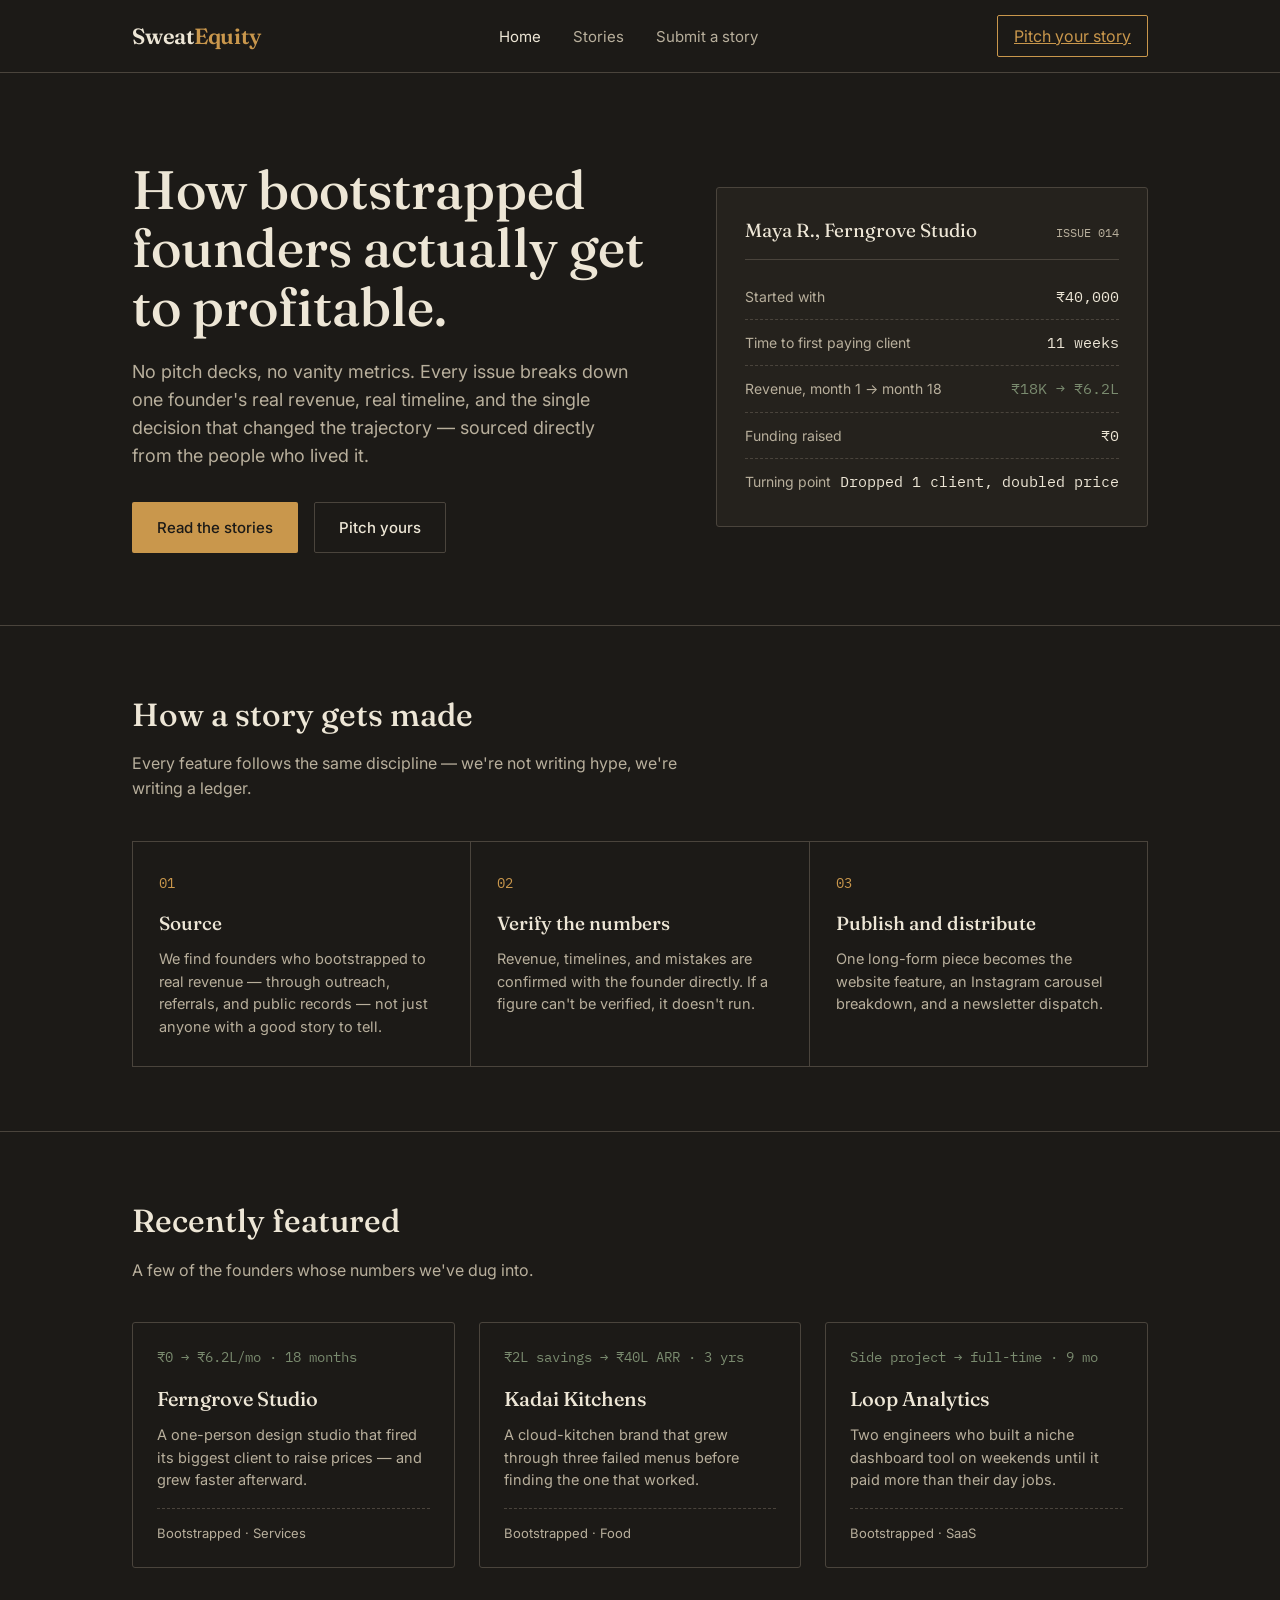
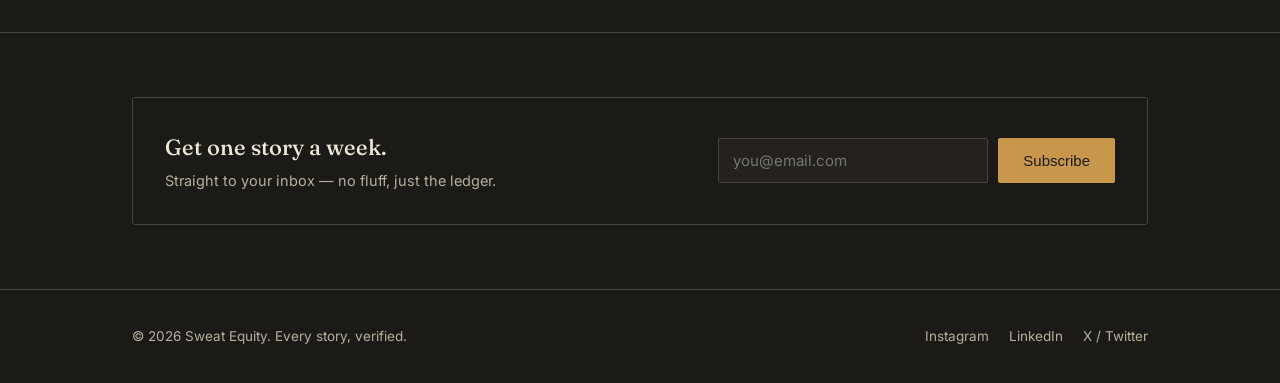
<file: index.html>
<!DOCTYPE html>
<html lang="en">
<head>
<meta charset="UTF-8">
<meta name="viewport" content="width=device-width, initial-scale=1.0">

<title>Sweat Equity — Real stories of bootstrapped founders</title>

<meta name="description" content="Deep-dive breakdowns of how bootstrapped founders actually got to profitable — the numbers, the timeline, the decision that mattered.">

<link rel="stylesheet" href="style.css">

<!-- Google Analytics (GA4) -->
<script async src="https://www.googletagmanager.com/gtag/js?id=G-8ZD1N58EQK"></script>
<script>
  window.dataLayer = window.dataLayer || [];

  function gtag() {
    dataLayer.push(arguments);
  }

  gtag('js', new Date());

  gtag('config', 'G-8ZD1N58EQK');
</script>

</head>

<body>

<nav class="site-nav">
  <div class="wrap">
    <a href="index.html" class="brand">Sweat<em>Equity</em></a>

    <ul class="nav-links">
      <li><a href="index.html" class="active">Home</a></li>
      <li><a href="stories.html">Stories</a></li>
      <li><a href="submit.html">Submit a story</a></li>
    </ul>

    <a href="submit.html" class="nav-cta">Pitch your story</a>
  </div>
</nav>

<header class="hero">
  <div class="wrap hero-grid">

    <div>
      <h1>How bootstrapped founders actually get to profitable.</h1>

      <p class="lede">
        No pitch decks, no vanity metrics. Every issue breaks down one founder's real revenue,
        real timeline, and the single decision that changed the trajectory — sourced directly
        from the people who lived it.
      </p>

      <div class="hero-actions">
        <a href="stories.html" class="btn btn-primary">Read the stories</a>
        <a href="submit.html" class="btn btn-ghost">Pitch yours</a>
      </div>
    </div>

    <div class="ledger" aria-label="Sample story ledger entry">

      <div class="ledger-head">
        <span class="who">Maya R., Ferngrove Studio</span>
        <span class="tag">ISSUE 014</span>
      </div>

      <div class="ledger-row">
        <span class="label">Started with</span>
        <span class="val">₹40,000</span>
      </div>

      <div class="ledger-row">
        <span class="label">Time to first paying client</span>
        <span class="val">11 weeks</span>
      </div>

      <div class="ledger-row">
        <span class="label">Revenue, month 1 → month 18</span>
        <span class="val up">₹18K → ₹6.2L</span>
      </div>

      <div class="ledger-row">
        <span class="label">Funding raised</span>
        <span class="val">₹0</span>
      </div>

      <div class="ledger-row">
        <span class="label">Turning point</span>
        <span class="val">Dropped 1 client, doubled price</span>
      </div>

    </div>
  </div>
</header>

<section id="how">
  <div class="wrap">

    <div class="section-head">
      <h2>How a story gets made</h2>
      <p>
        Every feature follows the same discipline — we're not writing hype,
        we're writing a ledger.
      </p>
    </div>

    <div class="pillars">

      <div class="pillar">
        <span class="num">01</span>
        <h3>Source</h3>
        <p>
          We find founders who bootstrapped to real revenue — through outreach,
          referrals, and public records — not just anyone with a good story to tell.
        </p>
      </div>

      <div class="pillar">
        <span class="num">02</span>
        <h3>Verify the numbers</h3>
        <p>
          Revenue, timelines, and mistakes are confirmed with the founder directly.
          If a figure can't be verified, it doesn't run.
        </p>
      </div>

      <div class="pillar">
        <span class="num">03</span>
        <h3>Publish and distribute</h3>
        <p>
          One long-form piece becomes the website feature, an Instagram carousel
          breakdown, and a newsletter dispatch.
        </p>
      </div>

    </div>
  </div>
</section>

<section id="featured">
  <div class="wrap">

    <div class="section-head">
      <h2>Recently featured</h2>
      <p>A few of the founders whose numbers we've dug into.</p>
    </div>

    <div class="stories-grid">

      <a href="stories.html" class="story-card">
        <div class="stat">₹0 → ₹6.2L/mo · 18 months</div>
        <h3>Ferngrove Studio</h3>
        <p>
          A one-person design studio that fired its biggest client to raise prices —
          and grew faster afterward.
        </p>
        <div class="meta">Bootstrapped · Services</div>
      </a>

      <a href="stories.html" class="story-card">
        <div class="stat">₹2L savings → ₹40L ARR · 3 yrs</div>
        <h3>Kadai Kitchens</h3>
        <p>
          A cloud-kitchen brand that grew through three failed menus before finding
          the one that worked.
        </p>
        <div class="meta">Bootstrapped · Food</div>
      </a>

      <a href="stories.html" class="story-card">
        <div class="stat">Side project → full-time · 9 mo</div>
        <h3>Loop Analytics</h3>
        <p>
          Two engineers who built a niche dashboard tool on weekends until it paid
          more than their day jobs.
        </p>
        <div class="meta">Bootstrapped · SaaS</div>
      </a>

    </div>
  </div>
</section>

<section id="newsletter">
  <div class="wrap">

    <div class="newsletter-box">

      <div>
        <h3>Get one story a week.</h3>
        <p>Straight to your inbox — no fluff, just the ledger.</p>
      </div>

      <form
        class="newsletter-form"
        onsubmit="event.preventDefault(); alert('Thanks — you\'re on the list. (Demo form)');"
      >
        <input
          type="email"
          placeholder="you@email.com"
          required
          aria-label="Email address"
        >

        <button type="submit" class="btn btn-primary">
          Subscribe
        </button>
      </form>

    </div>
  </div>
</section>

<footer>
  <div class="wrap">

    <span>© 2026 Sweat Equity. Every story, verified.</span>

    <ul class="social-links">
      <li>
        <a href="#" target="_blank" rel="noopener">Instagram</a>
      </li>

      <li>
        <a href="#" target="_blank" rel="noopener">LinkedIn</a>
      </li>

      <li>
        <a href="#" target="_blank" rel="noopener">X / Twitter</a>
      </li>
    </ul>

  </div>
</footer>

</body>
</html>
</file>
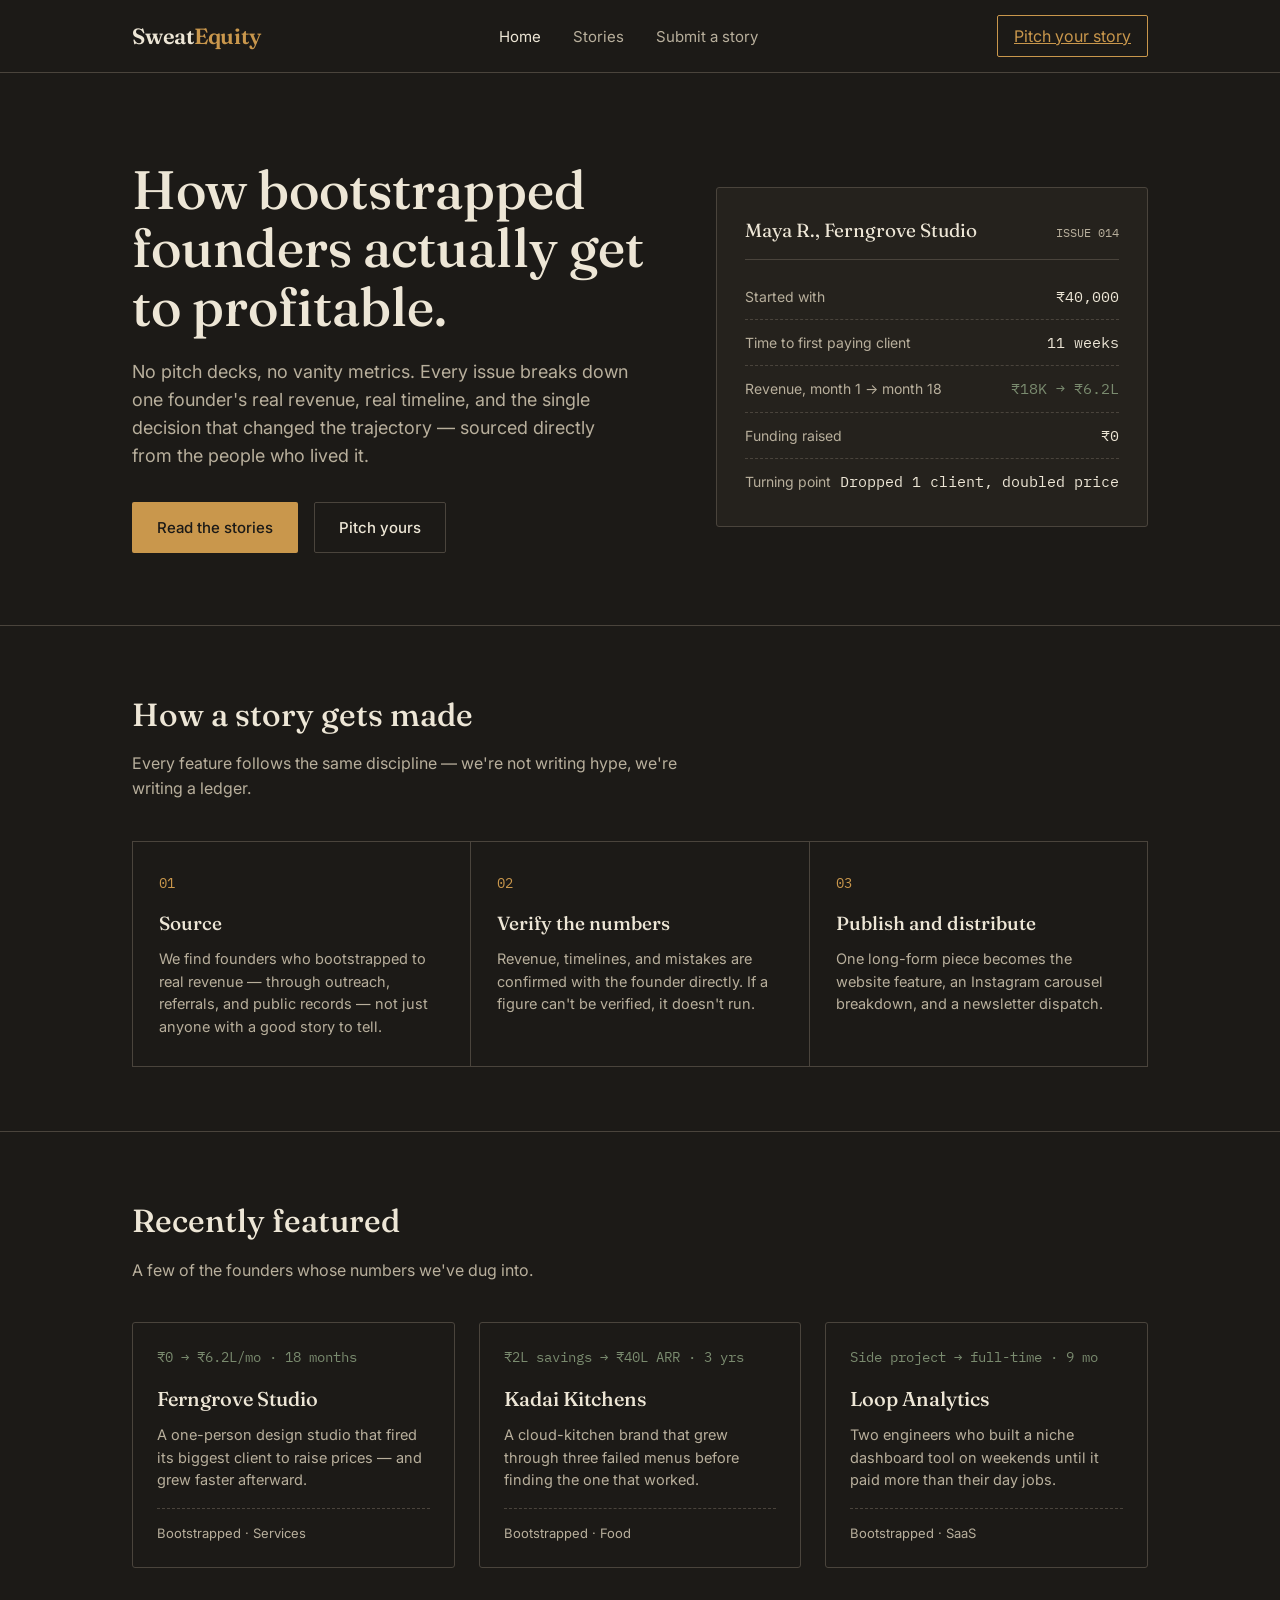
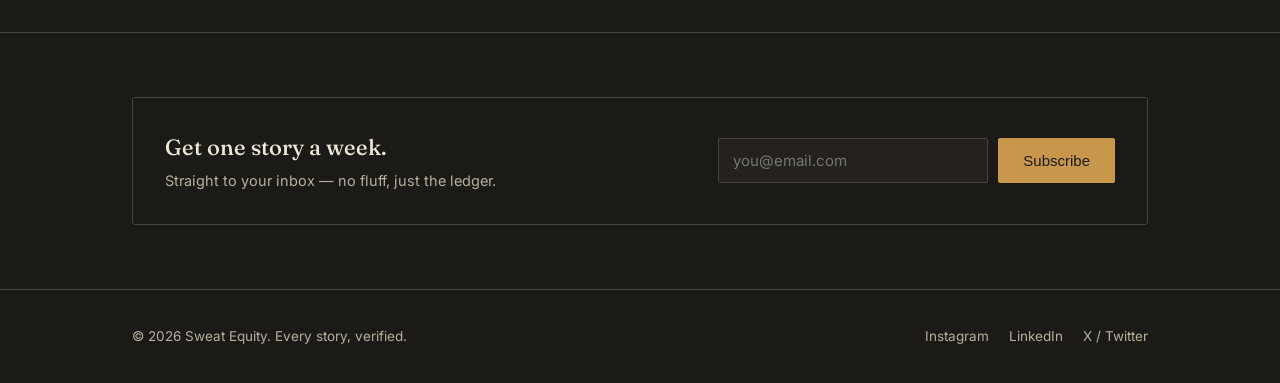
<file: index_1.html>
<!DOCTYPE html>
<html lang="en">
<head>
<meta charset="UTF-8">
<meta name="viewport" content="width=device-width, initial-scale=1.0">
<title>Sweat Equity — Real stories of bootstrapped founders</title>
<meta name="description" content="Deep-dive breakdowns of how bootstrapped founders actually got to profitable — the numbers, the timeline, the decision that mattered.">
<link rel="stylesheet" href="style.css">

<!--
  ============================================================
  GOOGLE ANALYTICS (GA4) — paste your tag here, right before </head>.
  Example:
  <script async src="https://www.googletagmanager.com/gtag/js?id=G-XXXXXXX"></script>
  <script>
    window.dataLayer = window.dataLayer || [];
    function gtag(){dataLayer.push(arguments);}
    gtag('js', new Date());
    gtag('config', 'G-XXXXXXX');
  </script>
  After adding it, open the site, check GA4 Realtime for your own visit,
  and screenshot that for Task 2(b).
  ============================================================
-->

</head>
<body>

<nav class="site-nav">
  <div class="wrap">
    <a href="index.html" class="brand">Sweat<em>Equity</em></a>
    <ul class="nav-links">
      <li><a href="index.html" class="active">Home</a></li>
      <li><a href="stories.html">Stories</a></li>
      <li><a href="submit.html">Submit a story</a></li>
    </ul>
    <a href="submit.html" class="nav-cta">Pitch your story</a>
  </div>
</nav>

<header class="hero">
  <div class="wrap hero-grid">
    <div>
      <h1>How bootstrapped founders actually get to profitable.</h1>
      <p class="lede">No pitch decks, no vanity metrics. Every issue breaks down one founder's real revenue, real timeline, and the single decision that changed the trajectory — sourced directly from the people who lived it.</p>
      <div class="hero-actions">
        <a href="stories.html" class="btn btn-primary">Read the stories</a>
        <a href="submit.html" class="btn btn-ghost">Pitch yours</a>
      </div>
    </div>

    <div class="ledger" aria-label="Sample story ledger entry">
      <div class="ledger-head">
        <span class="who">Maya R., Ferngrove Studio</span>
        <span class="tag">ISSUE 014</span>
      </div>
      <div class="ledger-row"><span class="label">Started with</span><span class="val">₹40,000</span></div>
      <div class="ledger-row"><span class="label">Time to first paying client</span><span class="val">11 weeks</span></div>
      <div class="ledger-row"><span class="label">Revenue, month 1 → month 18</span><span class="val up">₹18K → ₹6.2L</span></div>
      <div class="ledger-row"><span class="label">Funding raised</span><span class="val">₹0</span></div>
      <div class="ledger-row"><span class="label">Turning point</span><span class="val">Dropped 1 client, doubled price</span></div>
    </div>
  </div>
</header>

<section id="how">
  <div class="wrap">
    <div class="section-head">
      <h2>How a story gets made</h2>
      <p>Every feature follows the same discipline — we're not writing hype, we're writing a ledger.</p>
    </div>
    <div class="pillars">
      <div class="pillar">
        <span class="num">01</span>
        <h3>Source</h3>
        <p>We find founders who bootstrapped to real revenue — through outreach, referrals, and public records — not just anyone with a good story to tell.</p>
      </div>
      <div class="pillar">
        <span class="num">02</span>
        <h3>Verify the numbers</h3>
        <p>Revenue, timelines, and mistakes are confirmed with the founder directly. If a figure can't be verified, it doesn't run.</p>
      </div>
      <div class="pillar">
        <span class="num">03</span>
        <h3>Publish and distribute</h3>
        <p>One long-form piece becomes the website feature, an Instagram carousel breakdown, and a newsletter dispatch.</p>
      </div>
    </div>
  </div>
</section>

<section id="featured">
  <div class="wrap">
    <div class="section-head">
      <h2>Recently featured</h2>
      <p>A few of the founders whose numbers we've dug into.</p>
    </div>
    <div class="stories-grid" id="featured-grid">
      <p style="color:var(--paper-dim);">Loading stories…</p>
    </div>

    <script>
      fetch('stories.json')
        .then(res => res.json())
        .then(stories => {
          const grid = document.getElementById('featured-grid');
          grid.innerHTML = stories.slice(0, 3).map(s => `
            <a href="stories.html" class="story-card">
              <div class="stat">${s.stat}</div>
              <h3>${s.title}</h3>
              <p>${s.description}</p>
              <div class="meta">${s.category}</div>
            </a>
          `).join('');
        })
        .catch(() => {
          document.getElementById('featured-grid').innerHTML =
            '<p style="color:var(--paper-dim);">Couldn\'t load stories — check stories.json.</p>';
        });
    </script>
  </div>
</section>

<section id="newsletter">
  <div class="wrap">
    <div class="newsletter-box">
      <div>
        <h3>Get one story a week.</h3>
        <p>Straight to your inbox — no fluff, just the ledger.</p>
      </div>
      <form class="newsletter-form" onsubmit="event.preventDefault(); alert('Thanks — you\'re on the list. (Demo form)');">
        <input type="email" placeholder="you@email.com" required aria-label="Email address">
        <button type="submit" class="btn btn-primary">Subscribe</button>
      </form>
    </div>
  </div>
</section>

<footer>
  <div class="wrap">
    <span>© 2026 Sweat Equity. Every story, verified.</span>
    <ul class="social-links">
      <li><a href="#" target="_blank" rel="noopener">Instagram</a></li>
      <li><a href="#" target="_blank" rel="noopener">LinkedIn</a></li>
      <li><a href="#" target="_blank" rel="noopener">X / Twitter</a></li>
    </ul>
  </div>
</footer>

</body>
</html>
</file>
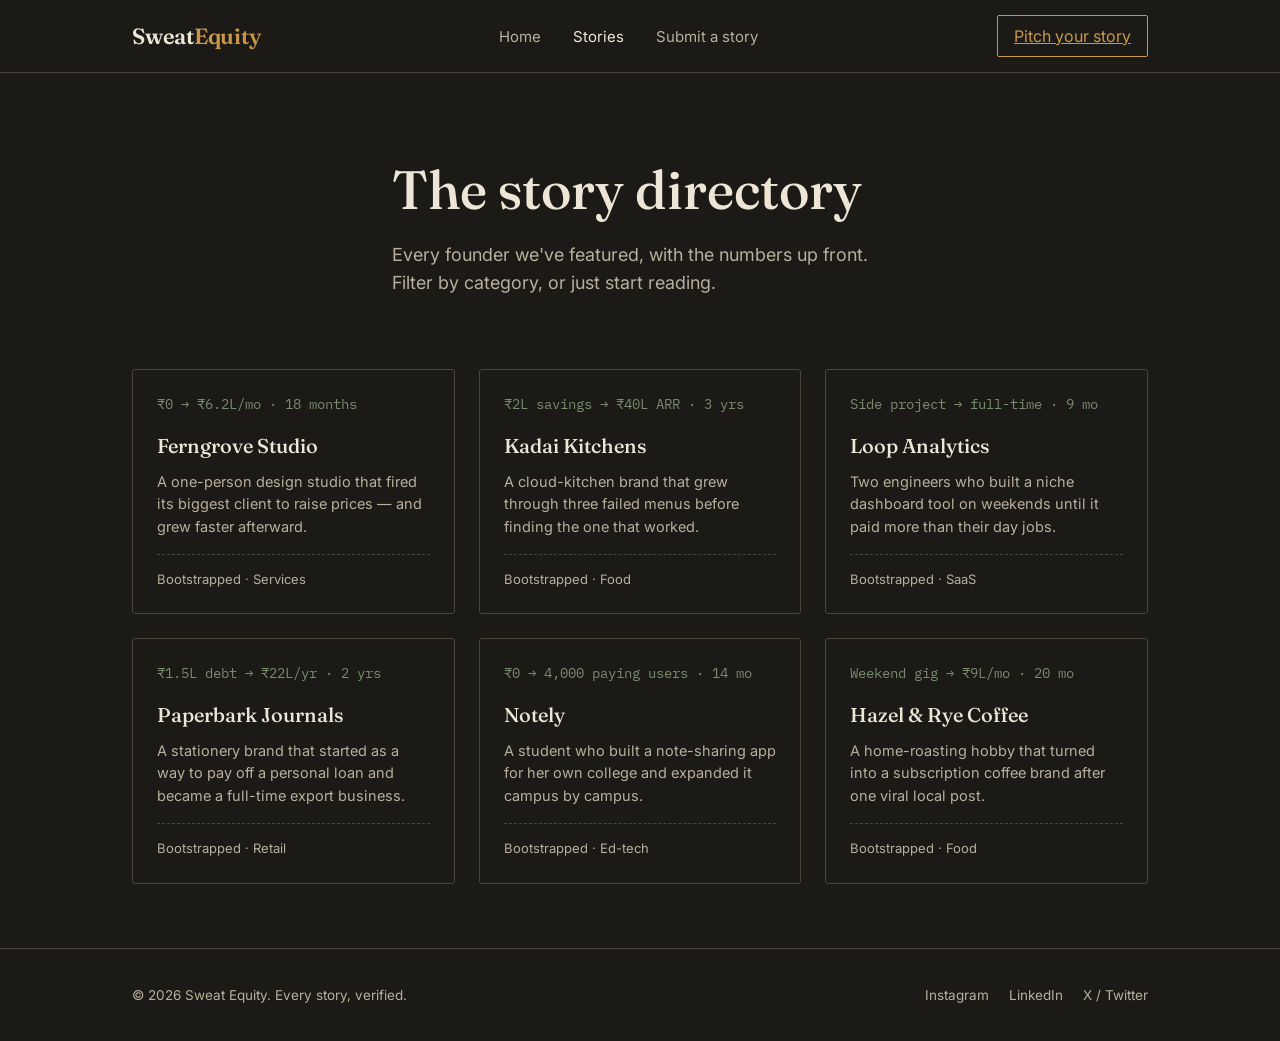
<file: stories.html>
<!DOCTYPE html>
<html lang="en">
<head>
<meta charset="UTF-8">
<meta name="viewport" content="width=device-width, initial-scale=1.0">
<title>Stories — Sweat Equity</title>
<meta name="description" content="Every verified bootstrapped founder story, in one directory.">
<link rel="stylesheet" href="style.css">
<!-- GA4 tag goes here too, same snippet as index.html -->
</head>
<body>

<nav class="site-nav">
  <div class="wrap">
    <a href="index.html" class="brand">Sweat<em>Equity</em></a>
    <ul class="nav-links">
      <li><a href="index.html">Home</a></li>
      <li><a href="stories.html" class="active">Stories</a></li>
      <li><a href="submit.html">Submit a story</a></li>
    </ul>
    <a href="submit.html" class="nav-cta">Pitch your story</a>
  </div>
</nav>

<header class="hero" style="padding-bottom:40px;">
  <div class="wrap" style="max-width:56ch;">
    <h1 style="max-width:none;">The story directory</h1>
    <p class="lede">Every founder we've featured, with the numbers up front. Filter by category, or just start reading.</p>
  </div>
</header>

<section style="border-top:none;padding-top:0;">
  <div class="wrap">
    <div class="stories-grid">
      <a href="#" class="story-card">
        <div class="stat">₹0 → ₹6.2L/mo · 18 months</div>
        <h3>Ferngrove Studio</h3>
        <p>A one-person design studio that fired its biggest client to raise prices — and grew faster afterward.</p>
        <div class="meta">Bootstrapped · Services</div>
      </a>
      <a href="#" class="story-card">
        <div class="stat">₹2L savings → ₹40L ARR · 3 yrs</div>
        <h3>Kadai Kitchens</h3>
        <p>A cloud-kitchen brand that grew through three failed menus before finding the one that worked.</p>
        <div class="meta">Bootstrapped · Food</div>
      </a>
      <a href="#" class="story-card">
        <div class="stat">Side project → full-time · 9 mo</div>
        <h3>Loop Analytics</h3>
        <p>Two engineers who built a niche dashboard tool on weekends until it paid more than their day jobs.</p>
        <div class="meta">Bootstrapped · SaaS</div>
      </a>
      <a href="#" class="story-card">
        <div class="stat">₹1.5L debt → ₹22L/yr · 2 yrs</div>
        <h3>Paperbark Journals</h3>
        <p>A stationery brand that started as a way to pay off a personal loan and became a full-time export business.</p>
        <div class="meta">Bootstrapped · Retail</div>
      </a>
      <a href="#" class="story-card">
        <div class="stat">₹0 → 4,000 paying users · 14 mo</div>
        <h3>Notely</h3>
        <p>A student who built a note-sharing app for her own college and expanded it campus by campus.</p>
        <div class="meta">Bootstrapped · Ed-tech</div>
      </a>
      <a href="#" class="story-card">
        <div class="stat">Weekend gig → ₹9L/mo · 20 mo</div>
        <h3>Hazel & Rye Coffee</h3>
        <p>A home-roasting hobby that turned into a subscription coffee brand after one viral local post.</p>
        <div class="meta">Bootstrapped · Food</div>
      </a>
    </div>
  </div>
</section>

<footer>
  <div class="wrap">
    <span>© 2026 Sweat Equity. Every story, verified.</span>
    <ul class="social-links">
      <li><a href="#" target="_blank" rel="noopener">Instagram</a></li>
      <li><a href="#" target="_blank" rel="noopener">LinkedIn</a></li>
      <li><a href="#" target="_blank" rel="noopener">X / Twitter</a></li>
    </ul>
  </div>
</footer>

</body>
</html>
</file>
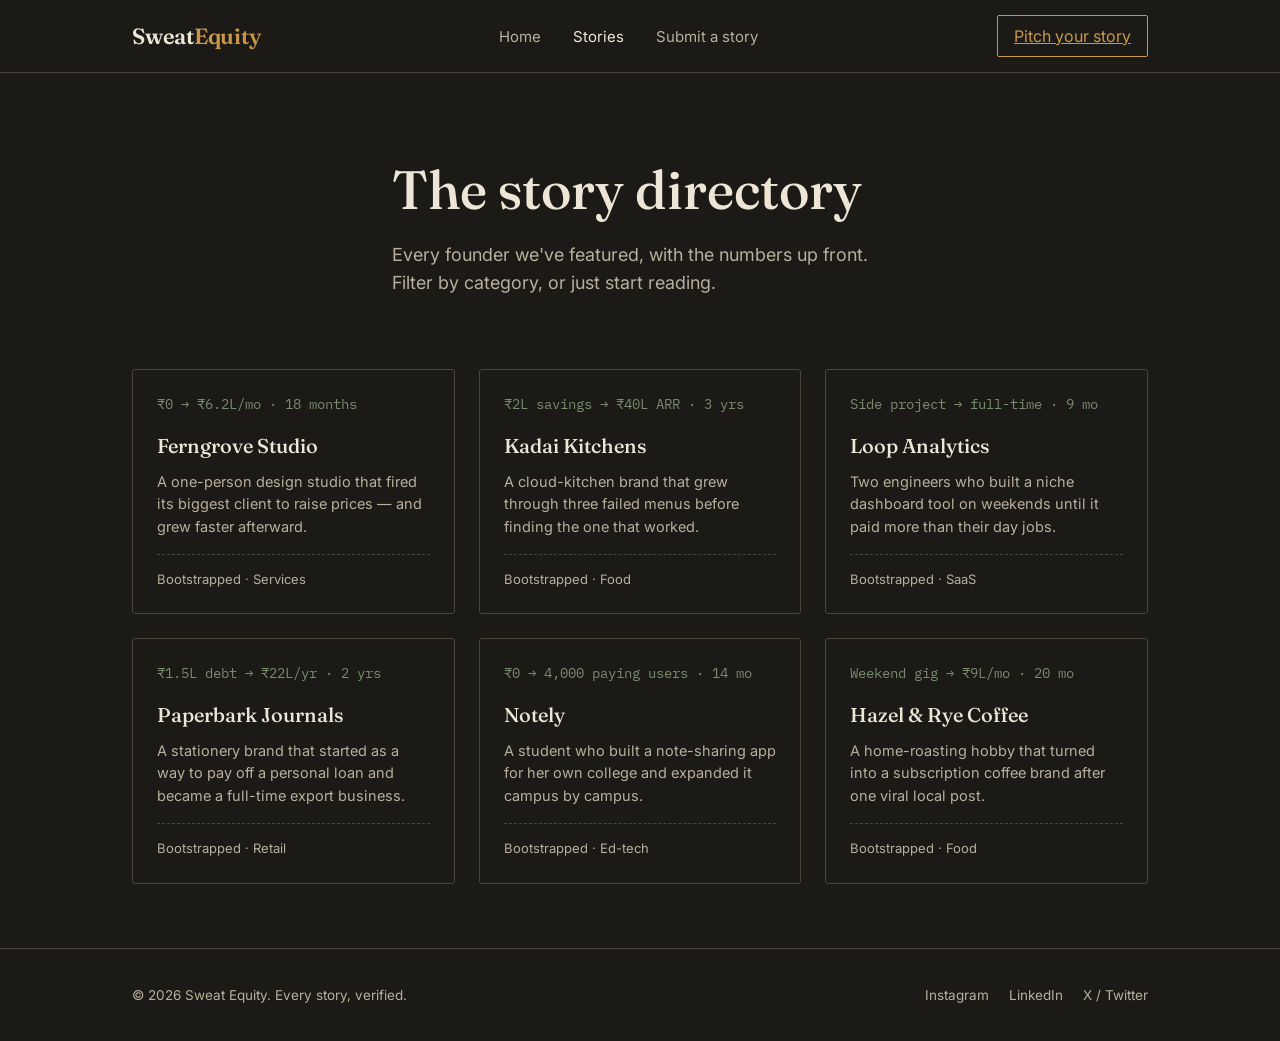
<file: stories_1.html>
<!DOCTYPE html>
<html lang="en">
<head>
<meta charset="UTF-8">
<meta name="viewport" content="width=device-width, initial-scale=1.0">
<title>Stories — Sweat Equity</title>
<meta name="description" content="Every verified bootstrapped founder story, in one directory.">
<link rel="stylesheet" href="style.css">
<!-- GA4 tag goes here too, same snippet as index.html -->
</head>
<body>

<nav class="site-nav">
  <div class="wrap">
    <a href="index.html" class="brand">Sweat<em>Equity</em></a>
    <ul class="nav-links">
      <li><a href="index.html">Home</a></li>
      <li><a href="stories.html" class="active">Stories</a></li>
      <li><a href="submit.html">Submit a story</a></li>
    </ul>
    <a href="submit.html" class="nav-cta">Pitch your story</a>
  </div>
</nav>

<header class="hero" style="padding-bottom:40px;">
  <div class="wrap" style="max-width:56ch;">
    <h1 style="max-width:none;">The story directory</h1>
    <p class="lede">Every founder we've featured, with the numbers up front. Filter by category, or just start reading.</p>
  </div>
</header>

<section style="border-top:none;padding-top:0;">
  <div class="wrap">
    <div class="stories-grid" id="stories-grid">
      <p style="color:var(--paper-dim);">Loading stories…</p>
    </div>

    <script>
      fetch('stories.json')
        .then(res => res.json())
        .then(stories => {
          const grid = document.getElementById('stories-grid');
          grid.innerHTML = stories.map(s => `
            <a href="${s.link}" class="story-card">
              <div class="stat">${s.stat}</div>
              <h3>${s.title}</h3>
              <p>${s.description}</p>
              <div class="meta">${s.category}</div>
            </a>
          `).join('');
        })
        .catch(() => {
          document.getElementById('stories-grid').innerHTML =
            '<p style="color:var(--paper-dim);">Couldn\'t load stories — check stories.json.</p>';
        });
    </script>
  </div>
</section>

<footer>
  <div class="wrap">
    <span>© 2026 Sweat Equity. Every story, verified.</span>
    <ul class="social-links">
      <li><a href="#" target="_blank" rel="noopener">Instagram</a></li>
      <li><a href="#" target="_blank" rel="noopener">LinkedIn</a></li>
      <li><a href="#" target="_blank" rel="noopener">X / Twitter</a></li>
    </ul>
  </div>
</footer>

</body>
</html>
</file>
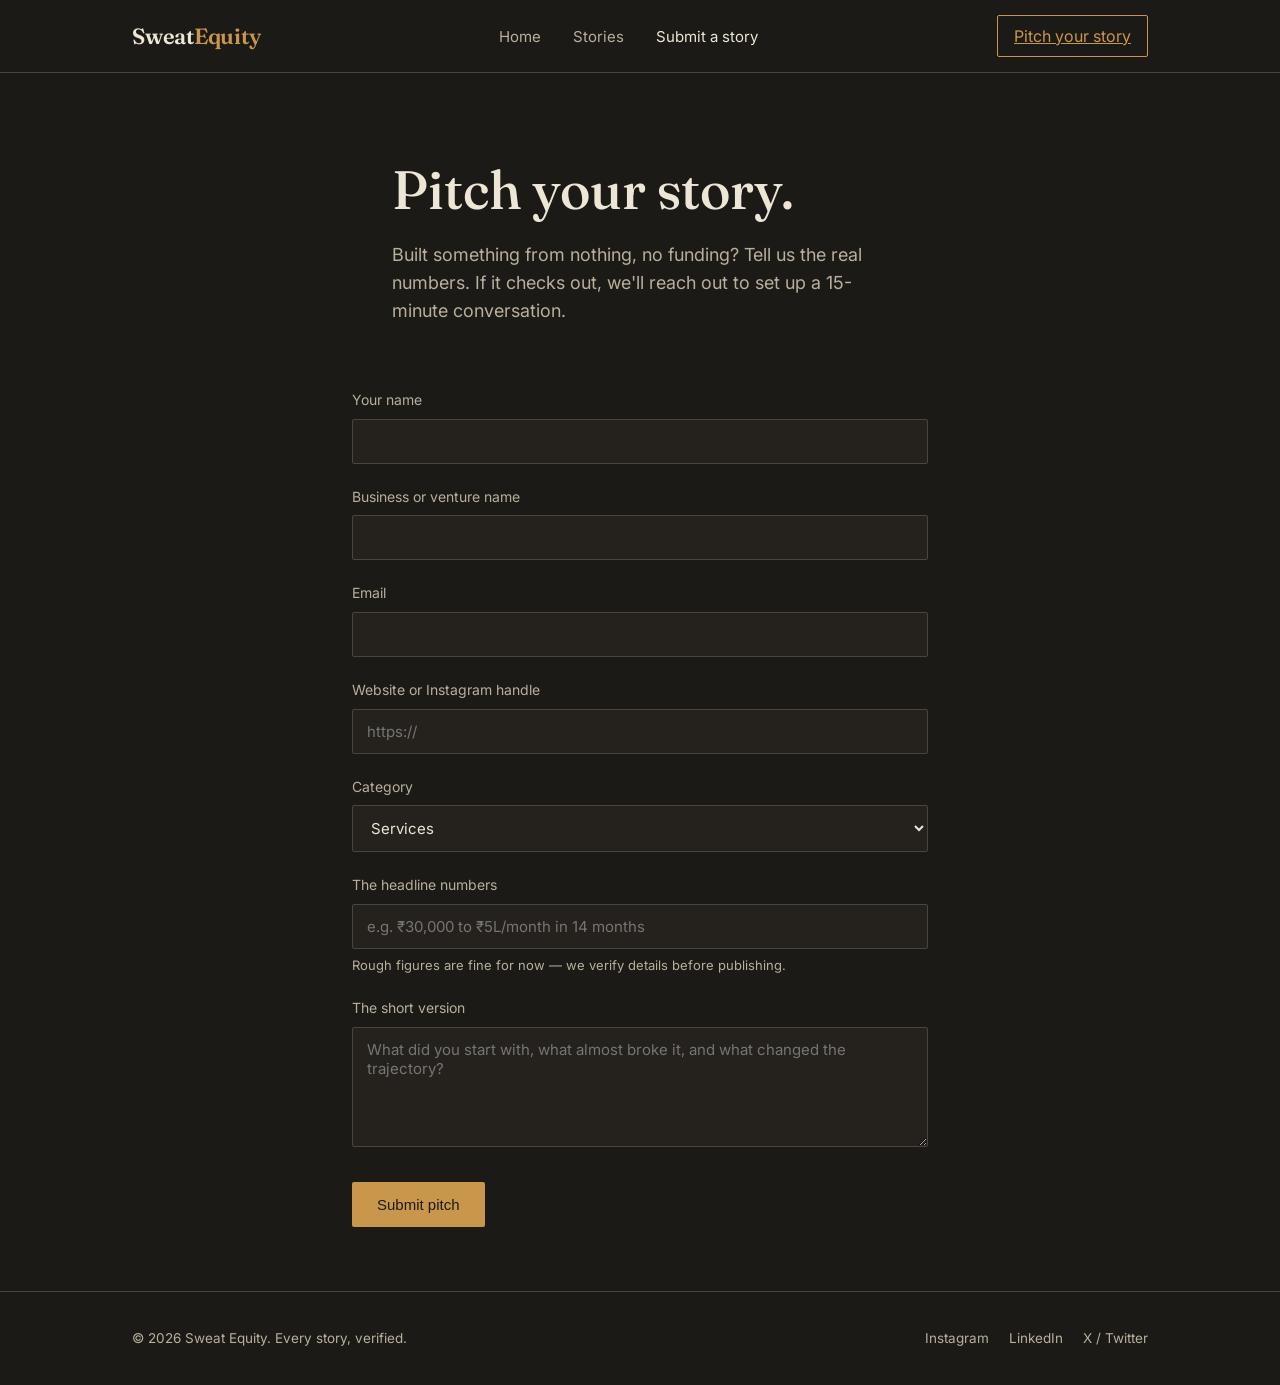
<file: submit.html>
<!DOCTYPE html>
<html lang="en">
<head>
<meta charset="UTF-8">
<meta name="viewport" content="width=device-width, initial-scale=1.0">
<title>Submit your story — Sweat Equity</title>
<meta name="description" content="Pitch your bootstrapped founder story to Sweat Equity.">
<link rel="stylesheet" href="style.css">
<!-- GA4 tag goes here too, same snippet as index.html -->
</head>
<body>

<nav class="site-nav">
  <div class="wrap">
    <a href="index.html" class="brand">Sweat<em>Equity</em></a>
    <ul class="nav-links">
      <li><a href="index.html">Home</a></li>
      <li><a href="stories.html">Stories</a></li>
      <li><a href="submit.html" class="active">Submit a story</a></li>
    </ul>
    <a href="submit.html" class="nav-cta">Pitch your story</a>
  </div>
</nav>

<header class="hero" style="padding-bottom:32px;">
  <div class="wrap" style="max-width:56ch;">
    <h1 style="max-width:none;">Pitch your story.</h1>
    <p class="lede">Built something from nothing, no funding? Tell us the real numbers. If it checks out, we'll reach out to set up a 15-minute conversation.</p>
  </div>
</header>

<section style="border-top:none;padding-top:0;">
  <div class="wrap form-shell">
    <form onsubmit="event.preventDefault(); alert('Thanks — we\'ll be in touch if it\'s a fit. (Demo form)');">

      <label for="name">Your name</label>
      <input type="text" id="name" required>

      <label for="business">Business or venture name</label>
      <input type="text" id="business" required>

      <label for="email">Email</label>
      <input type="email" id="email" required>

      <label for="link">Website or Instagram handle</label>
      <input type="url" id="link" placeholder="https://">

      <label for="category">Category</label>
      <select id="category">
        <option>Services</option>
        <option>Food</option>
        <option>Retail</option>
        <option>SaaS / Tech</option>
        <option>Ed-tech</option>
        <option>Other</option>
      </select>

      <label for="numbers">The headline numbers</label>
      <input type="text" id="numbers" placeholder="e.g. ₹30,000 to ₹5L/month in 14 months" required>
      <p class="hint">Rough figures are fine for now — we verify details before publishing.</p>

      <label for="story">The short version</label>
      <textarea id="story" placeholder="What did you start with, what almost broke it, and what changed the trajectory?" required></textarea>

      <div style="margin-top:28px;">
        <button type="submit" class="btn btn-primary">Submit pitch</button>
      </div>
    </form>
  </div>
</section>

<footer>
  <div class="wrap">
    <span>© 2026 Sweat Equity. Every story, verified.</span>
    <ul class="social-links">
      <li><a href="#" target="_blank" rel="noopener">Instagram</a></li>
      <li><a href="#" target="_blank" rel="noopener">LinkedIn</a></li>
      <li><a href="#" target="_blank" rel="noopener">X / Twitter</a></li>
    </ul>
  </div>
</footer>

</body>
</html>
</file>
<file: style.css>
@import url('https://fonts.googleapis.com/css2?family=Fraunces:ital,opsz,wght@0,9..144,400;0,9..144,500;0,9..144,600;1,9..144,500&family=Inter:wght@400;500;600&family=IBM+Plex+Mono:wght@400;500&display=swap');

:root{
  --ink:#1C1A17;
  --ink-soft:#25221D;
  --paper:#EDE6D6;
  --paper-dim:#B8AF9C;
  --mustard:#C9974C;
  --sage:#7A8B6F;
  --line:#4A443C;
  --serif:'Fraunces', serif;
  --sans:'Inter', sans-serif;
  --mono:'IBM Plex Mono', monospace;
}

*{box-sizing:border-box;}
html{scroll-behavior:smooth;}
body{
  margin:0;
  background:var(--ink);
  color:var(--paper);
  font-family:var(--sans);
  line-height:1.55;
  -webkit-font-smoothing:antialiased;
}

a{color:inherit;}

.wrap{max-width:1080px;margin:0 auto;padding:0 32px;}

/* ---- Nav ---- */
.site-nav{
  border-bottom:1px solid var(--line);
  position:sticky;top:0;
  background:var(--ink);
  z-index:10;
}
.site-nav .wrap{
  display:flex;align-items:center;justify-content:space-between;
  height:72px;
}
.brand{
  font-family:var(--serif);
  font-size:22px;
  font-weight:600;
  letter-spacing:-0.01em;
  text-decoration:none;
}
.brand em{color:var(--mustard);font-style:normal;}
.nav-links{display:flex;gap:32px;list-style:none;margin:0;padding:0;}
.nav-links a{
  text-decoration:none;
  font-size:15px;
  color:var(--paper-dim);
  transition:color .15s ease;
}
.nav-links a:hover, .nav-links a.active{color:var(--paper);}
.nav-cta{
  border:1px solid var(--mustard);
  color:var(--mustard) !important;
  padding:8px 16px;
  border-radius:2px;
}
.nav-cta:hover{background:var(--mustard);color:var(--ink) !important;}

/* ---- Hero ---- */
.hero{padding:88px 0 72px;}
.hero-grid{display:grid;grid-template-columns:1.1fr 0.9fr;gap:56px;align-items:center;}
.hero h1{
  font-family:var(--serif);
  font-size:clamp(36px,4.4vw,54px);
  line-height:1.08;
  font-weight:500;
  margin:0 0 22px;
  max-width:15ch;
}
.hero p.lede{
  font-size:18px;
  color:var(--paper-dim);
  max-width:46ch;
  margin:0 0 32px;
}
.hero-actions{display:flex;gap:16px;align-items:center;}
.btn{
  display:inline-block;
  padding:13px 24px;
  font-size:15px;
  font-weight:500;
  text-decoration:none;
  border-radius:2px;
  border:1px solid transparent;
}
.btn-primary{background:var(--mustard);color:var(--ink);}
.btn-primary:hover{background:#dba95c;}
.btn-ghost{border-color:var(--line);color:var(--paper);}
.btn-ghost:hover{border-color:var(--paper-dim);}

/* ---- Ledger card (hero visual) ---- */
.ledger{
  background:var(--ink-soft);
  border:1px solid var(--line);
  border-radius:3px;
  padding:28px 28px 22px;
}
.ledger-head{
  display:flex;justify-content:space-between;align-items:baseline;
  border-bottom:1px solid var(--line);
  padding-bottom:14px;margin-bottom:14px;
}
.ledger-head .who{font-family:var(--serif);font-size:19px;}
.ledger-head .tag{font-size:12px;color:var(--paper-dim);font-family:var(--mono);}
.ledger-row{
  display:flex;justify-content:space-between;align-items:center;
  padding:11px 0;
  border-bottom:1px dashed var(--line);
  font-size:14px;
}
.ledger-row:last-child{border-bottom:none;}
.ledger-row .label{color:var(--paper-dim);}
.ledger-row .val{font-family:var(--mono);font-size:15px;}
.val.up{color:var(--sage);}

/* ---- Section shell ---- */
section{padding:64px 0;border-top:1px solid var(--line);}
.section-head{max-width:56ch;margin-bottom:40px;}
.section-head h2{
  font-family:var(--serif);
  font-size:clamp(26px,3vw,32px);
  font-weight:500;
  margin:0 0 12px;
}
.section-head p{color:var(--paper-dim);margin:0;font-size:16px;}

/* ---- Pillars (real sequence: source -> shape -> ship) ---- */
.pillars{display:grid;grid-template-columns:repeat(3,1fr);gap:1px;background:var(--line);border:1px solid var(--line);}
.pillar{background:var(--ink);padding:28px 26px;}
.pillar .num{font-family:var(--mono);color:var(--mustard);font-size:14px;}
.pillar h3{font-family:var(--serif);font-weight:500;font-size:19px;margin:14px 0 10px;}
.pillar p{color:var(--paper-dim);font-size:14.5px;margin:0;}

/* ---- Story cards ---- */
.stories-grid{display:grid;grid-template-columns:repeat(3,1fr);gap:24px;}
.story-card{
  border:1px solid var(--line);
  border-radius:3px;
  padding:24px;
  text-decoration:none;
  display:block;
  transition:border-color .15s ease;
}
.story-card:hover{border-color:var(--mustard);}
.story-card .stat{
  font-family:var(--mono);
  color:var(--sage);
  font-size:14px;
  margin-bottom:14px;
}
.story-card h3{
  font-family:var(--serif);
  font-size:20px;
  font-weight:500;
  margin:0 0 10px;
  color:var(--paper);
}
.story-card p{color:var(--paper-dim);font-size:14.5px;margin:0 0 16px;}
.story-card .meta{font-size:13px;color:var(--paper-dim);border-top:1px dashed var(--line);padding-top:14px;}

/* ---- Newsletter ---- */
.newsletter-box{
  display:flex;justify-content:space-between;align-items:center;
  border:1px solid var(--line);
  border-radius:3px;
  padding:32px;
  gap:24px;
}
.newsletter-box h3{font-family:var(--serif);font-size:22px;font-weight:500;margin:0 0 6px;}
.newsletter-box p{color:var(--paper-dim);margin:0;font-size:14.5px;}
.newsletter-form{display:flex;gap:10px;flex-shrink:0;}
.newsletter-form input{
  background:var(--ink-soft);
  border:1px solid var(--line);
  color:var(--paper);
  padding:12px 14px;
  border-radius:2px;
  font-family:var(--sans);
  font-size:14px;
  width:220px;
}

/* ---- Form pages ---- */
.form-shell{max-width:640px;}
label{display:block;font-size:14px;color:var(--paper-dim);margin:22px 0 8px;}
label:first-child{margin-top:0;}
input[type=text], input[type=email], input[type=url], textarea, select{
  width:100%;
  background:var(--ink-soft);
  border:1px solid var(--line);
  color:var(--paper);
  padding:12px 14px;
  border-radius:2px;
  font-family:var(--sans);
  font-size:15px;
}
textarea{resize:vertical;min-height:120px;}
.hint{font-size:13px;color:var(--paper-dim);margin-top:6px;}

/* ---- Footer ---- */
footer{border-top:1px solid var(--line);padding:36px 0;}
footer .wrap{display:flex;justify-content:space-between;align-items:center;font-size:13.5px;color:var(--paper-dim);}
.social-links{display:flex;gap:20px;list-style:none;margin:0;padding:0;}
.social-links a{text-decoration:none;color:var(--paper-dim);}
.social-links a:hover{color:var(--mustard);}

/* ---- Responsive ---- */
@media (max-width:820px){
  .hero-grid{grid-template-columns:1fr;}
  .pillars{grid-template-columns:1fr;}
  .stories-grid{grid-template-columns:1fr;}
  .nav-links{display:none;}
  .newsletter-box{flex-direction:column;align-items:flex-start;}
  .newsletter-form{width:100%;}
  .newsletter-form input{flex:1;width:auto;}
  footer .wrap{flex-direction:column;gap:14px;align-items:flex-start;}
}

:focus-visible{outline:2px solid var(--mustard);outline-offset:2px;}
@media (prefers-reduced-motion: reduce){*{scroll-behavior:auto !important;}}
</file>
